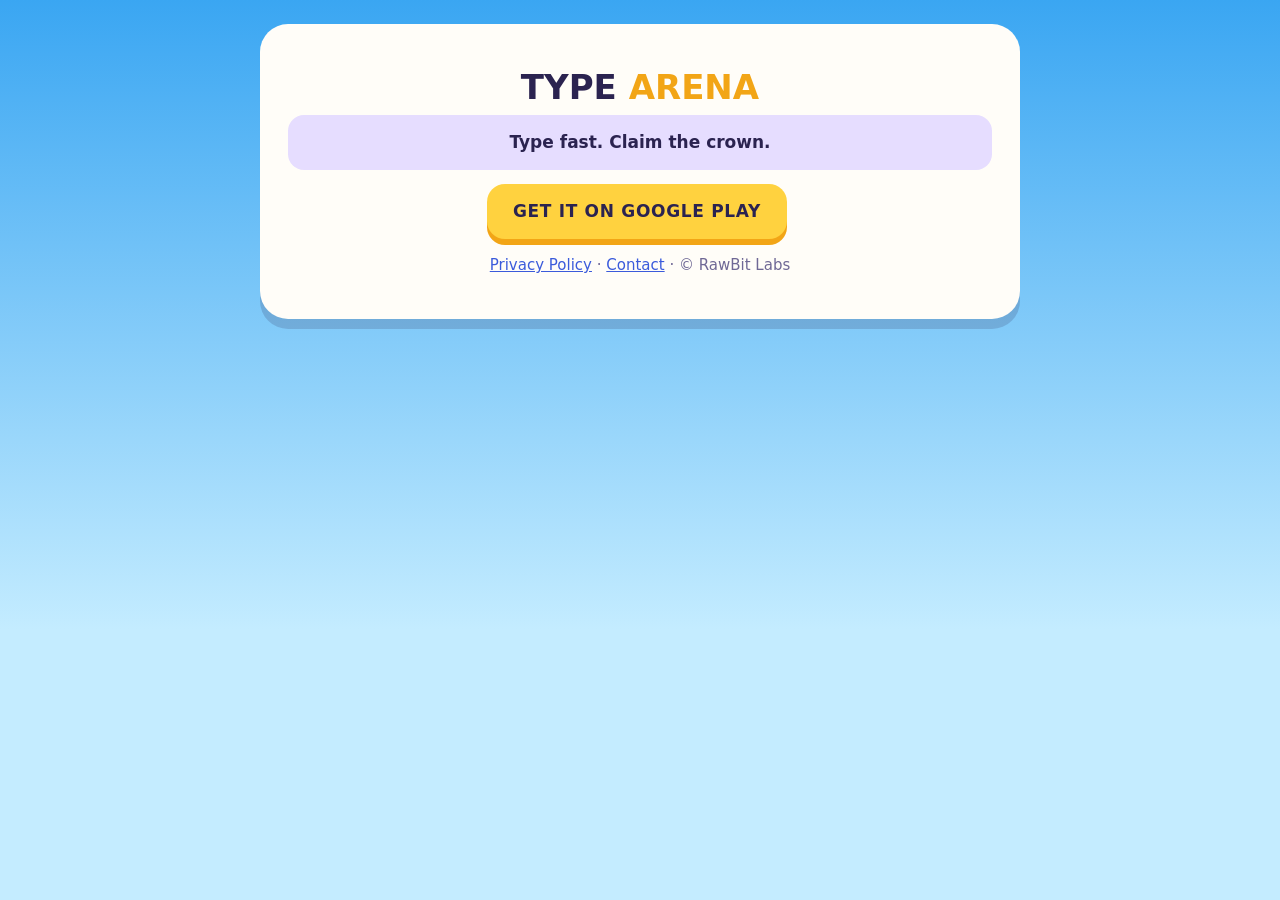
<file: index.html>
<!doctype html>
<html lang="en">
<head>
<meta charset="utf-8">
<meta name="viewport" content="width=device-width, initial-scale=1">
<title>Type Arena</title>
<link rel="stylesheet" href="style.css">
</head>
<body>
<main class="center">
  <h1>TYPE <span style="color:var(--gold-deep)">ARENA</span></h1>
  <p class="lead">Type fast. Claim the crown.</p>
  <p><a class="button" href="https://play.google.com/store/apps/details?id=com.rawbitlabs.typearena">GET IT ON GOOGLE PLAY</a></p>
  <p class="meta"><a href="privacy.html">Privacy Policy</a> · <a href="mailto:support@rawbitlabs.fun">Contact</a> · © RawBit Labs</p>
</main>
</body>
</html>
</file>
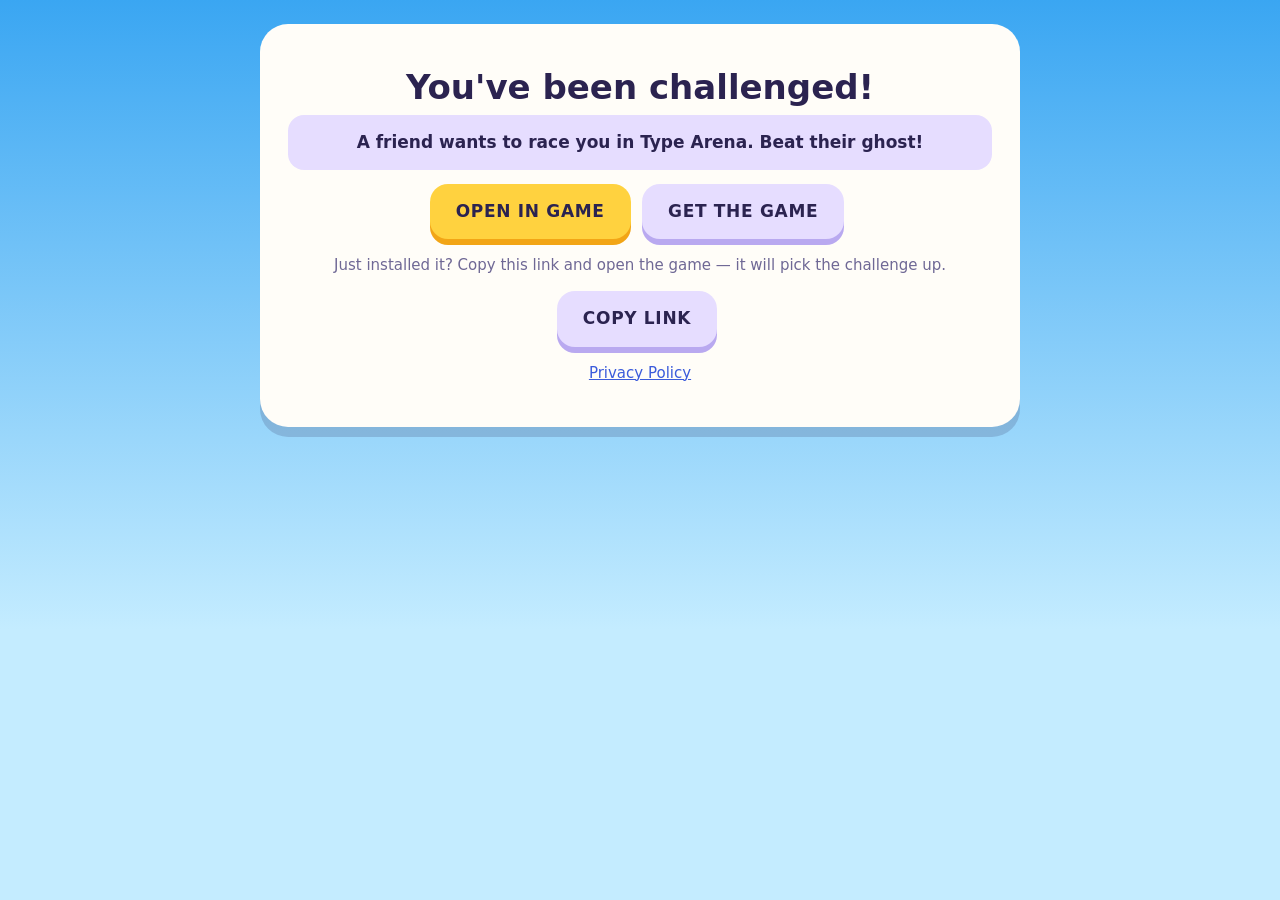
<file: c.html>
<!doctype html>
<html lang="en">
<head>
<meta charset="utf-8">
<meta name="viewport" content="width=device-width, initial-scale=1">
<meta name="robots" content="noindex">
<title>Type Arena · You've been challenged!</title>
<link rel="stylesheet" href="style.css">
</head>
<body>
<!-- Opened only when the app is not installed (or App Links are not verified yet): installed apps catch /c links directly. -->
<main class="center">
  <h1>You've been challenged!</h1>
  <p class="lead">A friend wants to race you in Type Arena. Beat their ghost!</p>
  <p>
    <a class="button" id="open" href="#">OPEN IN GAME</a>
    <a class="button alt" href="https://play.google.com/store/apps/details?id=com.rawbitlabs.typearena">GET THE GAME</a>
  </p>
  <p class="meta">Just installed it? Copy this link and open the game — it will pick the challenge up.</p>
  <p><a class="button alt" id="copy" href="#">COPY LINK</a></p>
  <p class="meta"><a href="privacy.html">Privacy Policy</a></p>
</main>
<script>
  const c = new URLSearchParams(location.search).get("c") || "";
  const deep = "typearena://race?c=" + encodeURIComponent(c);
  document.getElementById("open").href = deep;
  document.getElementById("copy").addEventListener("click", e => {
    e.preventDefault();
    navigator.clipboard && navigator.clipboard.writeText(location.href).then(() => { e.target.textContent = "COPIED!"; });
  });
</script>
</body>
</html>
</file>
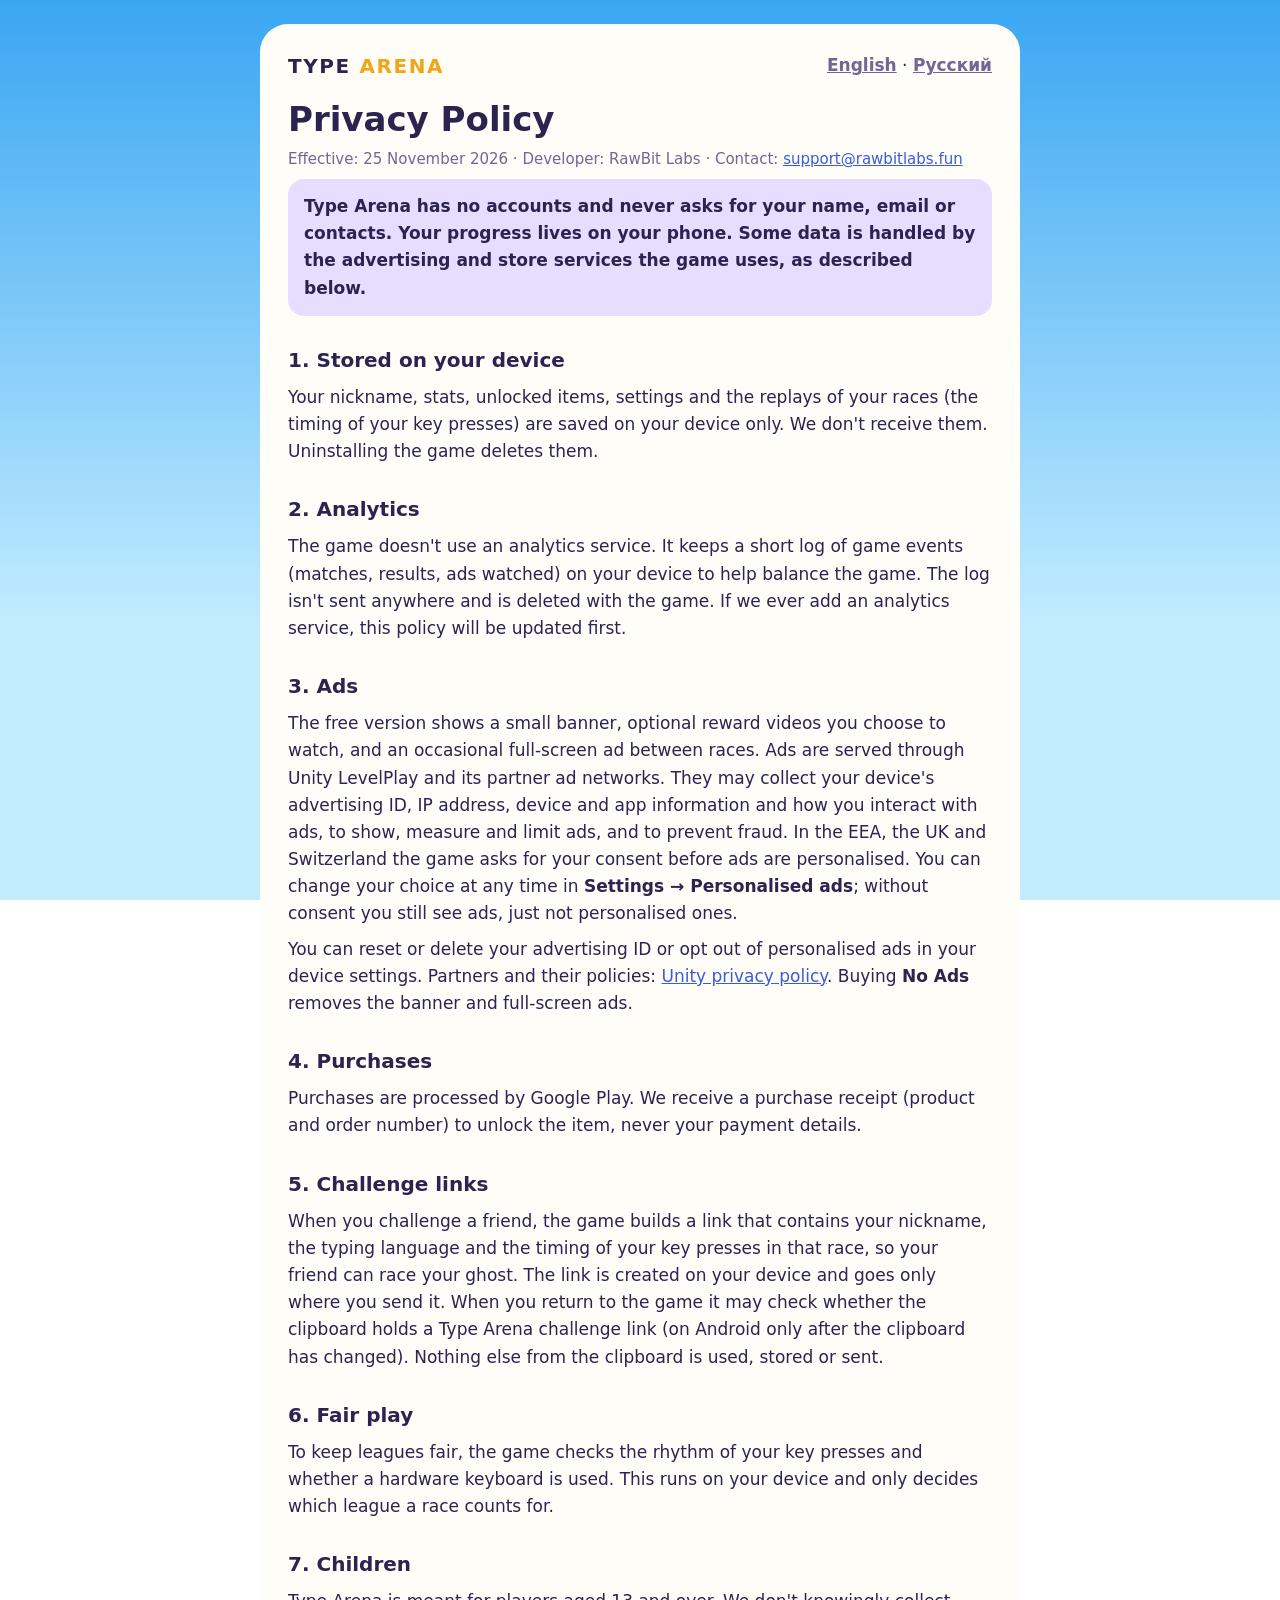
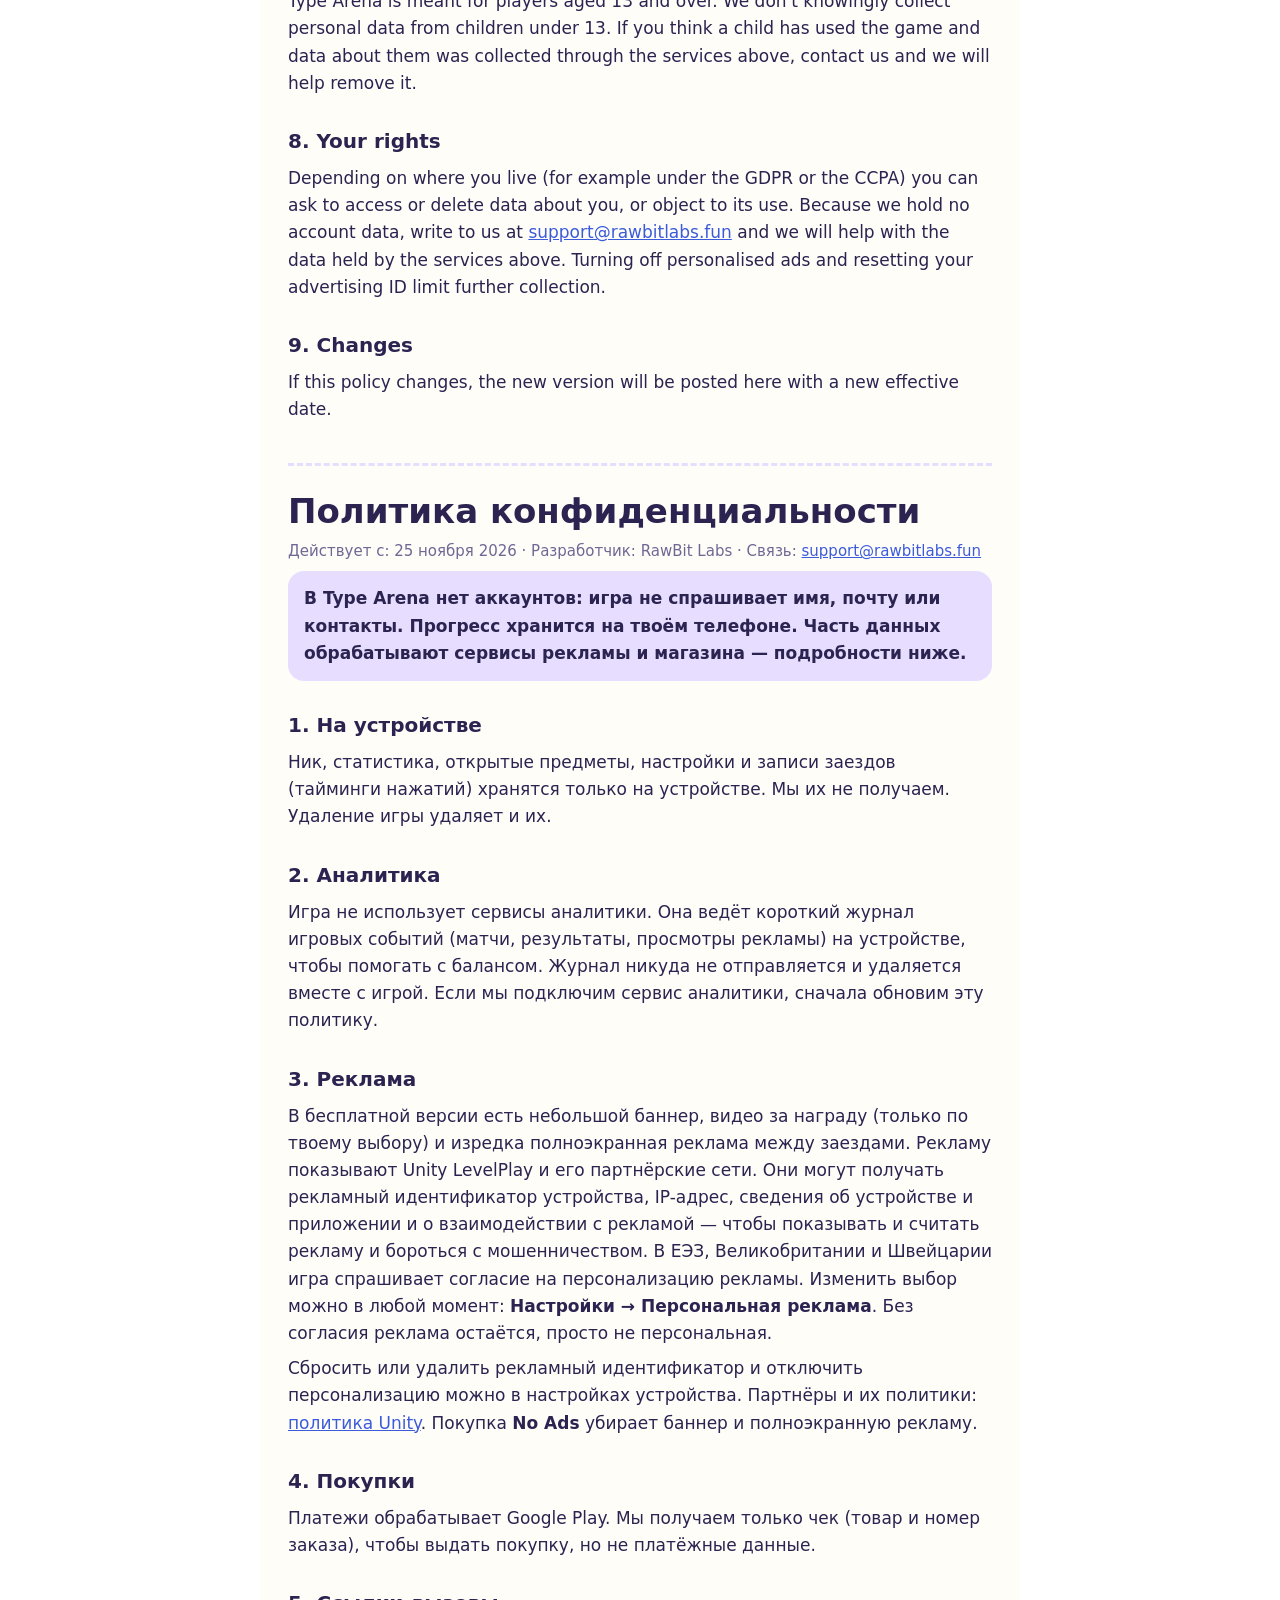
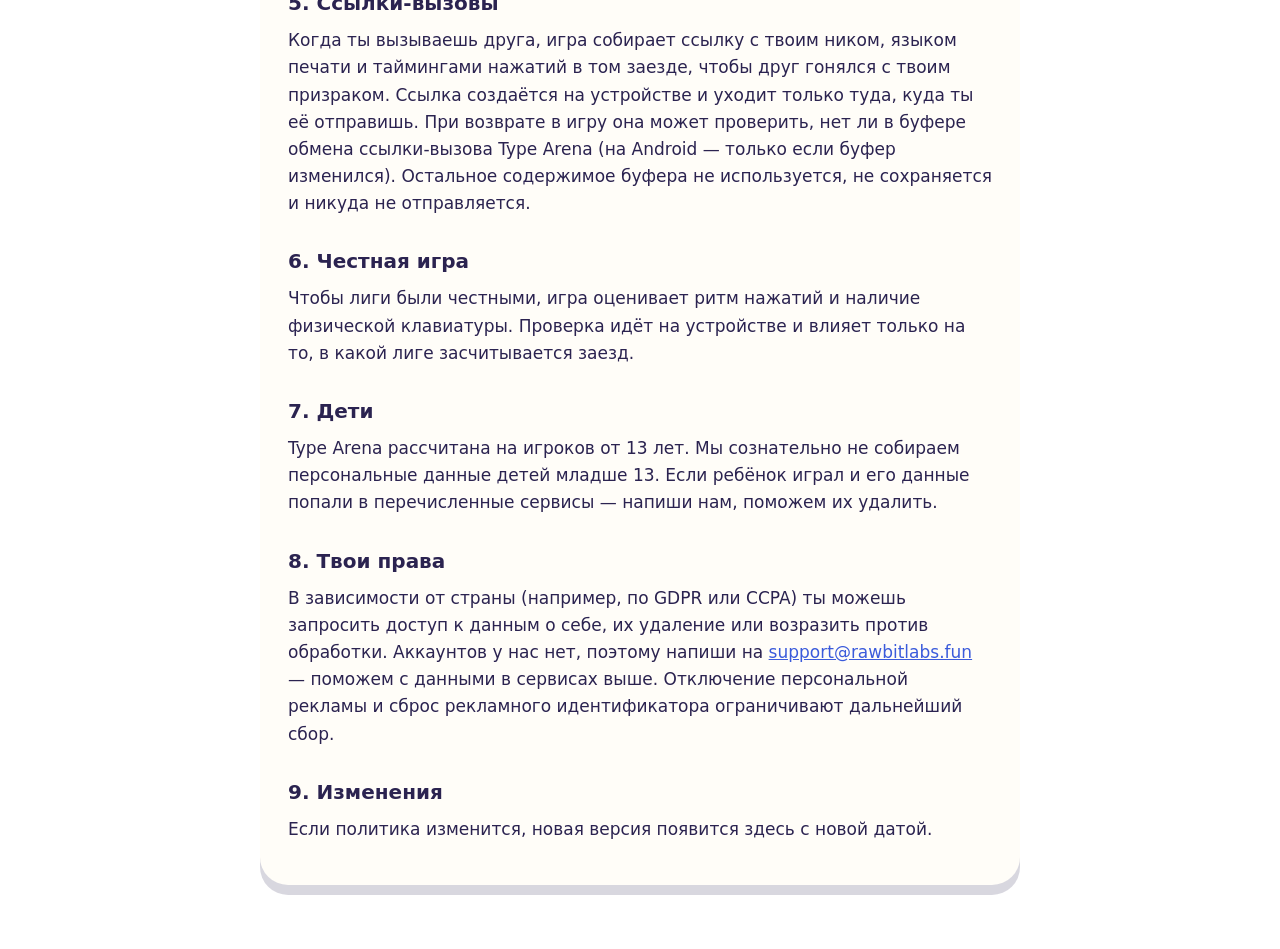
<file: privacy.html>
<!doctype html>
<html lang="en">
<head>
<meta charset="utf-8">
<meta name="viewport" content="width=device-width, initial-scale=1">
<title>Type Arena · Privacy Policy</title>
<link rel="stylesheet" href="style.css">
</head>
<body>
<main>
<header>
  <a class="brand" href="./">TYPE <b>ARENA</b></a>
  <nav><a href="#en">English</a> · <a href="#ru">Русский</a></nav>
</header>

<article id="en">
<h1>Privacy Policy</h1>
<p class="meta">Effective: 25 November 2026 · Developer: RawBit Labs · Contact: <a href="mailto:support@rawbitlabs.fun">support@rawbitlabs.fun</a></p>

<p class="lead">Type Arena has no accounts and never asks for your name, email or contacts. Your progress lives on your phone.
Some data is handled by the advertising and store services the game uses, as described below.</p>

<h2>1. Stored on your device</h2>
<p>Your nickname, stats, unlocked items, settings and the replays of your races (the timing of your key presses) are saved
on your device only. We don't receive them. Uninstalling the game deletes them.</p>

<h2>2. Analytics</h2>
<p>The game doesn't use an analytics service. It keeps a short log of game events (matches, results, ads watched) on your
device to help balance the game. The log isn't sent anywhere and is deleted with the game. If we ever add an analytics
service, this policy will be updated first.</p>

<h2>3. Ads</h2>
<p>The free version shows a small banner, optional reward videos you choose to watch, and an occasional full-screen ad between
races. Ads are served through Unity LevelPlay and its partner ad networks. They may collect your device's advertising ID,
IP address, device and app information and how you interact with ads, to show, measure and limit ads, and to prevent fraud.
In the EEA, the UK and Switzerland the game asks for your consent before ads are personalised. You can change your choice at
any time in <b>Settings → Personalised ads</b>; without consent you still see ads, just not personalised ones.</p>
<p>You can reset or delete your advertising ID or opt out of personalised ads in your device settings.
Partners and their policies: <a href="https://unity.com/legal/game-player-and-app-user-privacy-policy">Unity privacy policy</a>.
Buying <b>No Ads</b> removes the banner and full-screen ads.</p>

<h2>4. Purchases</h2>
<p>Purchases are processed by Google Play. We receive a purchase receipt (product and order number) to unlock the item, never
your payment details.</p>

<h2>5. Challenge links</h2>
<p>When you challenge a friend, the game builds a link that contains your nickname, the typing language and the timing of your key
presses in that race, so your friend can race your ghost. The link is created on your device and goes only where you send it.
When you return to the game it may check whether the clipboard holds a Type Arena challenge link (on Android only after the
clipboard has changed). Nothing else from the clipboard is used, stored or sent.</p>

<h2>6. Fair play</h2>
<p>To keep leagues fair, the game checks the rhythm of your key presses and whether a hardware keyboard is used. This runs on your
device and only decides which league a race counts for.</p>

<h2>7. Children</h2>
<p>Type Arena is meant for players aged 13 and over. We don't knowingly collect personal data from children under 13. If you think
a child has used the game and data about them was collected through the services above, contact us and we will help remove it.</p>

<h2>8. Your rights</h2>
<p>Depending on where you live (for example under the GDPR or the CCPA) you can ask to access or delete data about you, or object
to its use. Because we hold no account data, write to us at <a href="mailto:support@rawbitlabs.fun">support@rawbitlabs.fun</a> and we will
help with the data held by the services above. Turning off personalised ads and resetting your advertising ID limit further
collection.</p>

<h2>9. Changes</h2>
<p>If this policy changes, the new version will be posted here with a new effective date.</p>
</article>

<article id="ru" lang="ru">
<h1>Политика конфиденциальности</h1>
<p class="meta">Действует с: 25 ноября 2026 · Разработчик: RawBit Labs · Связь: <a href="mailto:support@rawbitlabs.fun">support@rawbitlabs.fun</a></p>

<p class="lead">В Type Arena нет аккаунтов: игра не спрашивает имя, почту или контакты. Прогресс хранится на твоём телефоне.
Часть данных обрабатывают сервисы рекламы и магазина — подробности ниже.</p>

<h2>1. На устройстве</h2>
<p>Ник, статистика, открытые предметы, настройки и записи заездов (тайминги нажатий) хранятся только на устройстве. Мы их не
получаем. Удаление игры удаляет и их.</p>

<h2>2. Аналитика</h2>
<p>Игра не использует сервисы аналитики. Она ведёт короткий журнал игровых событий (матчи, результаты, просмотры рекламы) на
устройстве, чтобы помогать с балансом. Журнал никуда не отправляется и удаляется вместе с игрой. Если мы подключим сервис
аналитики, сначала обновим эту политику.</p>

<h2>3. Реклама</h2>
<p>В бесплатной версии есть небольшой баннер, видео за награду (только по твоему выбору) и изредка полноэкранная реклама между
заездами. Рекламу показывают Unity LevelPlay и его партнёрские сети. Они могут получать рекламный идентификатор устройства,
IP-адрес, сведения об устройстве и приложении и о взаимодействии с рекламой — чтобы показывать и считать рекламу и бороться с
мошенничеством. В ЕЭЗ, Великобритании и Швейцарии игра спрашивает согласие на персонализацию рекламы. Изменить выбор можно в любой момент:
<b>Настройки → Персональная реклама</b>. Без согласия реклама остаётся, просто не персональная.</p>
<p>Сбросить или удалить рекламный идентификатор и отключить персонализацию можно в настройках устройства. Партнёры и их политики:
<a href="https://unity.com/legal/game-player-and-app-user-privacy-policy">политика Unity</a>. Покупка <b>No Ads</b> убирает баннер и
полноэкранную рекламу.</p>

<h2>4. Покупки</h2>
<p>Платежи обрабатывает Google Play. Мы получаем только чек (товар и номер заказа), чтобы выдать покупку, но не платёжные данные.</p>

<h2>5. Ссылки-вызовы</h2>
<p>Когда ты вызываешь друга, игра собирает ссылку с твоим ником, языком печати и таймингами нажатий в том заезде, чтобы друг
гонялся с твоим призраком. Ссылка создаётся на устройстве и уходит только туда, куда ты её отправишь. При возврате в игру она
может проверить, нет ли в буфере обмена ссылки-вызова Type Arena (на Android — только если буфер изменился). Остальное содержимое
буфера не используется, не сохраняется и никуда не отправляется.</p>

<h2>6. Честная игра</h2>
<p>Чтобы лиги были честными, игра оценивает ритм нажатий и наличие физической клавиатуры. Проверка идёт на устройстве и влияет
только на то, в какой лиге засчитывается заезд.</p>

<h2>7. Дети</h2>
<p>Type Arena рассчитана на игроков от 13 лет. Мы сознательно не собираем персональные данные детей младше 13. Если ребёнок играл и
его данные попали в перечисленные сервисы — напиши нам, поможем их удалить.</p>

<h2>8. Твои права</h2>
<p>В зависимости от страны (например, по GDPR или CCPA) ты можешь запросить доступ к данным о себе, их удаление или возразить против
обработки. Аккаунтов у нас нет, поэтому напиши на <a href="mailto:support@rawbitlabs.fun">support@rawbitlabs.fun</a> — поможем с данными в
сервисах выше. Отключение персональной рекламы и сброс рекламного идентификатора ограничивают дальнейший сбор.</p>

<h2>9. Изменения</h2>
<p>Если политика изменится, новая версия появится здесь с новой датой.</p>
</article>
</main>
</body>
</html>
</file>
<file: style.css>
:root {
  --ink: #2b2350;
  --muted: #6f6895;
  --gold: #ffd23f;
  --gold-deep: #f2a516;
  --panel: #fffdf8;
  --lav: #e6ddff;
  --sky-top: #3aa6f2;
  --sky-low: #c4ecff;
}
* { box-sizing: border-box; }
html { background: linear-gradient(180deg, var(--sky-top), var(--sky-low) 70%) fixed; }
body {
  margin: 0;
  color: var(--ink);
  font: 17px/1.6 system-ui, -apple-system, "Segoe UI", Roboto, "Helvetica Neue", Arial, sans-serif;
  padding: 24px 14px 64px;
}
main {
  max-width: 760px;
  margin: 0 auto;
  background: var(--panel);
  border-radius: 28px;
  box-shadow: 0 10px 0 rgba(43, 35, 80, .18);
  padding: 26px 28px 34px;
}
header { display: flex; justify-content: space-between; align-items: center; gap: 12px; flex-wrap: wrap; margin-bottom: 8px; }
.brand { font-weight: 900; letter-spacing: .08em; text-decoration: none; color: var(--ink); font-size: 20px; }
.brand b { color: var(--gold-deep); }
nav a { color: var(--muted); font-weight: 700; }
h1 { font-size: 34px; line-height: 1.15; margin: 18px 0 6px; }
h2 { font-size: 20px; margin: 28px 0 4px; }
p { margin: 8px 0; }
.meta { color: var(--muted); font-size: 15px; }
.lead { background: var(--lav); border-radius: 16px; padding: 14px 16px; font-weight: 600; }
a { color: #3b5bdb; }
article + article { border-top: 3px dashed var(--lav); margin-top: 40px; padding-top: 8px; }
.button {
  display: inline-block; background: var(--gold); color: var(--ink); font-weight: 900; text-decoration: none;
  border-radius: 18px; padding: 14px 26px; box-shadow: 0 6px 0 var(--gold-deep); margin: 6px 6px 6px 0; letter-spacing: .04em;
}
.button.alt { background: var(--lav); box-shadow: 0 6px 0 #b9a9f0; }
.center { text-align: center; }
code { background: var(--lav); border-radius: 6px; padding: 1px 6px; word-break: break-all; }
</file>
